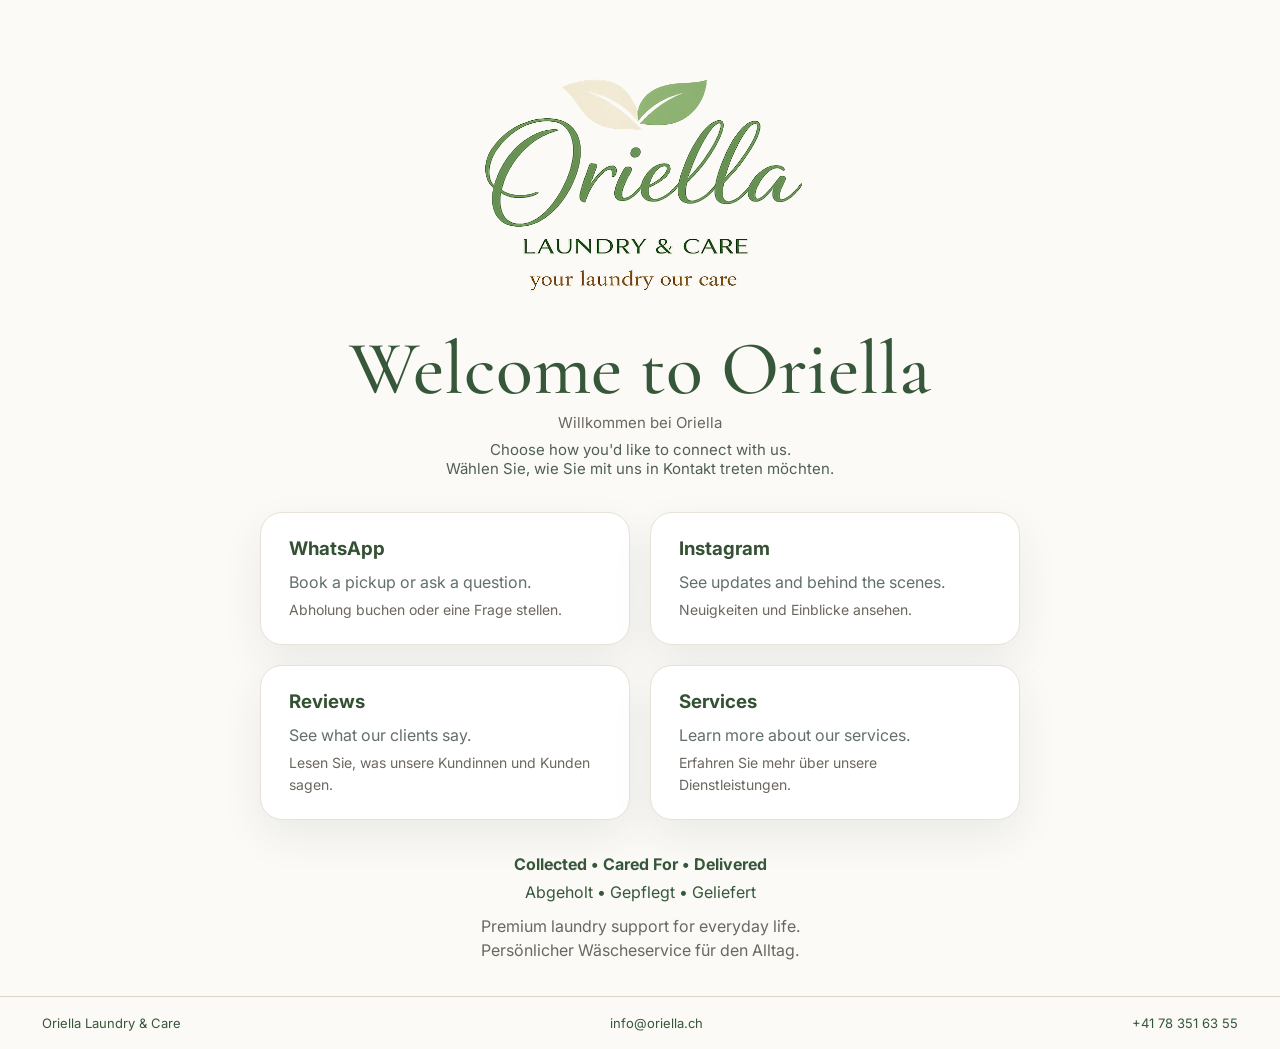
<file: welcome.html>
<!DOCTYPE html>
<html lang="en">
<head>
  <meta charset="UTF-8" />
  <meta name="viewport" content="width=device-width, initial-scale=1.0" />

  <title>Welcome to Oriella</title>
  <meta name="description" content="Connect with Oriella Laundry & Care." />

  <link rel="preconnect" href="https://fonts.googleapis.com">
  <link rel="preconnect" href="https://fonts.gstatic.com" crossorigin>
  <link href="https://fonts.googleapis.com/css2?family=Cormorant+Garamond:wght@400;500;600&family=Inter:wght@400;500;600;700&display=swap" rel="stylesheet">

  <link rel="stylesheet" href="styles.css" />

  <style>
    body {
      background: #fbfaf6;
    }

    .welcome-page {
      min-height: calc(100vh - 88px);
      display: flex;
      align-items: center;
      justify-content: center;
      padding: 44px 20px 34px;
    }

    .welcome-wrap {
      width: 100%;
      max-width: 900px;
      text-align: center;
    }

    .welcome-logo {
  width: min(400px, 86vw);
  display: block;
  margin: 0 auto 18px;
}

    .welcome-title {
      font-family: "Cormorant Garamond", serif;
      font-size: clamp(48px, 7vw, 76px);
      line-height: 0.95;
      font-weight: 500;
      color: #36573a;
      margin: 0 0 8px;
    }

    .welcome-subtitle {
      font-size: 15px;
      color: #6b675f;
      margin: 0 0 8px;
    }

    .welcome-text {
      font-size: 15px;
      color: #4f5f57;
      margin: 0 0 34px;
    }

    .welcome-grid {
      display: grid;
      grid-template-columns: repeat(2, 1fr);
      gap: 20px;
      margin: 0 auto 34px;
      max-width: 760px;
    }

    .welcome-link {
      text-decoration: none;
      color: inherit;
      display: block;
    }

    .welcome-card {
  height: 100%;
  text-align: left;
  padding: 24px 28px;
}

    .welcome-card h3 {
      margin-bottom: 10px;
    }

    .welcome-card p {
      margin: 0;
      line-height: 1.55;
    }

    .de-line {
      display: block;
      margin-top: 4px;
      color: #6b675f;
      font-size: 14px;
    }

    .welcome-bottom {
      text-align: center;
      margin-top: 8px;
    }

    .welcome-steps {
      font-weight: 700;
      color: #36573a;
      margin-bottom: 8px;
    }

    .welcome-steps-de {
      color: #36573a;
      margin-bottom: 12px;
    }

    .welcome-premium {
      color: #6b675f;
      margin: 0;
      line-height: 1.5;
    }

    .welcome-footer {
  border-top: 1px solid #ded6c9;
  padding: 18px 42px;
  display: flex;
  justify-content: space-between;
  align-items: center;
  gap: 18px;
  font-size: 13px;
  color: #36573a;
  background: #fbfaf6;
}

    .welcome-footer a {
      color: #36573a;
      text-decoration: none;
    }

    .welcome-footer a:hover {
      text-decoration: underline;
    }

    @media (max-width: 760px) {
      .welcome-page {
        min-height: auto;
        padding: 34px 18px 28px;
      }

      .welcome-logo {
        width: min(310px, 86vw);
      }

      .welcome-grid {
        grid-template-columns: 1fr;
        gap: 14px;
      }

      .welcome-card {
        padding: 22px;
      }

      .welcome-footer {
        flex-direction: column;
        align-items: flex-start;
        padding: 18px;
      }
    }
  </style>
</head>

<body>

  <main class="welcome-page">
    <section class="welcome-wrap">

      <img src="Logo_semfundo.png" alt="Oriella Laundry & Care logo" class="welcome-logo" />

      <h1 class="welcome-title">Welcome to Oriella</h1>

      <p class="welcome-subtitle">Willkommen bei Oriella</p>

      <p class="welcome-text">
        Choose how you'd like to connect with us.<br>
        Wählen Sie, wie Sie mit uns in Kontakt treten möchten.
      </p>

      <div class="welcome-grid">

        <a class="welcome-link" href="https://wa.me/41783516355" target="_blank" rel="noopener">
          <article class="info-card welcome-card">
            <h3>WhatsApp</h3>
            <p>
              Book a pickup or ask a question.
              <span class="de-line">Abholung buchen oder eine Frage stellen.</span>
            </p>
          </article>
        </a>

        <a class="welcome-link" href="https://www.instagram.com/oriella.laundry/" target="_blank" rel="noopener">
          <article class="info-card welcome-card">
            <h3>Instagram</h3>
            <p>
              See updates and behind the scenes.
              <span class="de-line">Neuigkeiten und Einblicke ansehen.</span>
            </p>
          </article>
        </a>

        <a class="welcome-link" href="https://www.google.com/search?q=oriella+laundry+%26+care#mpd=~10068449794783824468/customers/reviews" target="_blank" rel="noopener">
          <article class="info-card welcome-card">
            <h3>Reviews</h3>
            <p>
              See what our clients say.
              <span class="de-line">Lesen Sie, was unsere Kundinnen und Kunden sagen.</span>
            </p>
          </article>
        </a>

        <a class="welcome-link" href="https://oriella.ch/#services">
          <article class="info-card welcome-card">
            <h3>Services</h3>
            <p>
              Learn more about our services.
              <span class="de-line">Erfahren Sie mehr über unsere Dienstleistungen.</span>
            </p>
          </article>
        </a>

      </div>

      <div class="welcome-bottom">
        <div class="welcome-steps">Collected • Cared For • Delivered</div>
        <div class="welcome-steps-de">Abgeholt • Gepflegt • Geliefert</div>

        <p class="welcome-premium">
          Premium laundry support for everyday life.<br>
          Persönlicher Wäscheservice für den Alltag.
        </p>
      </div>

    </section>
  </main>

  <footer class="welcome-footer">
    <div>Oriella Laundry &amp; Care</div>
    <div><a href="mailto:info@oriella.ch">info@oriella.ch</a></div>
    <div><a href="tel:+41783516355">+41 78 351 63 55</a></div>
  </footer>

</body>
</html>
</file>
<file: styles.css>
:root {
  --bg: #f8f7f3;
  --surface: #ffffff;
  --surface-soft: #f1efe8;
  --text: #24312d;
  --muted: #62706a;
  --green: #557d3f;
  --green-dark: #355133;
  --sand: #d8c4a6;
  --line: #e8e2d7;
  --shadow: 0 16px 40px rgba(36, 49, 45, 0.08);
  --radius: 22px;
}

* { box-sizing: border-box; }
html { scroll-behavior: smooth; }
body {
  margin: 0;
  font-family: 'Inter', sans-serif;
  color: var(--text);
  background: linear-gradient(180deg, #fbfaf7 0%, #f8f7f3 100%);
}
a { color: inherit; text-decoration: none; }
img { max-width: 100%; display: block; }
.container { width: min(1140px, calc(100% - 2rem)); margin: 0 auto; }
.narrow { width: min(760px, calc(100% - 2rem)); }
.center { text-align: center; }
.section { padding: 5rem 0; }
.alt-bg { background: rgba(216, 196, 166, 0.12); }

.site-header {
  position: sticky;
  top: 0;
  z-index: 30;
  backdrop-filter: blur(14px);
  background: rgba(248, 247, 243, 0.78);
  border-bottom: 1px solid rgba(232, 226, 215, 0.8);
}
.nav-wrap {
  display: flex;
  align-items: center;
  justify-content: space-between;
  gap: 1rem;
  padding: 1rem 0;
}
.brand-mini {
  font-family: 'Cormorant Garamond', serif;
  font-size: 1.75rem;
  color: var(--green-dark);
}
.brand-mini span {
  font-family: 'Inter', sans-serif;
  font-size: 0.85rem;
  color: var(--muted);
  margin-left: 0.3rem;
}
.nav {
  display: flex;
  gap: 1.25rem;
  flex-wrap: wrap;
}
.nav a {
  color: var(--muted);
  font-size: 0.95rem;
}
.nav a:hover { color: var(--green-dark); }
.lang-switch {
  display: inline-flex;
  align-items: center;
  gap: 0.35rem;
  padding: 0.35rem;
  border: 1px solid var(--line);
  border-radius: 999px;
  background: var(--surface);
}
.lang-btn {
  border: 0;
  background: transparent;
  border-radius: 999px;
  padding: 0.45rem 0.8rem;
  cursor: pointer;
  color: var(--muted);
  font-weight: 600;
}
.lang-btn.active {
  background: var(--green-dark);
  color: white;
}

.hero {
  padding: 4.5rem 0 3.5rem;
}
.hero-centered h1 {
  margin: 0.5rem 0 0.4rem;
  font-family: 'Cormorant Garamond', serif;
  font-size: clamp(3rem, 6vw, 5rem);
  line-height: 0.95;
  color: var(--green-dark);
}
.hero-logo-top {
  width: min(420px, 78vw);
  margin: 0 auto 1.4rem;
  mix-blend-mode: multiply;
}
.eyebrow {
  margin: 0 0 0.5rem;
  color: var(--green);
  font-weight: 700;
  letter-spacing: 0.08em;
  text-transform: uppercase;
  font-size: 0.78rem;
}
.tagline {
  margin: 0 0 1.2rem;
  font-style: italic;
  color: var(--muted);
  font-size: 1.1rem;
}
.lead {
  max-width: 720px;
  margin: 0 auto;
  color: var(--muted);
  font-size: 1.08rem;
  line-height: 1.8;
}
.hero-highlight {
  margin: 1.6rem auto 0;
  display: inline-flex;
  gap: 0.45rem;
  align-items: center;
  flex-wrap: wrap;
  justify-content: center;
  padding: 0.8rem 1.1rem;
  background: rgba(85, 125, 63, 0.08);
  border: 1px solid rgba(85, 125, 63, 0.15);
  border-radius: 999px;
  color: var(--green-dark);
}
.cta-row {
  display: flex;
  gap: 0.85rem;
  flex-wrap: wrap;
  margin-top: 1.8rem;
}
.cta-row.center { justify-content: center; }
.btn {
  display: inline-flex;
  align-items: center;
  justify-content: center;
  min-height: 48px;
  padding: 0.85rem 1.2rem;
  border-radius: 999px;
  font-weight: 600;
  transition: transform 0.18s ease, box-shadow 0.18s ease, background 0.18s ease;
}
.btn:hover {
  transform: translateY(-1px);
}
.btn-primary {
  background: var(--green-dark);
  color: white;
  box-shadow: var(--shadow);
}
.btn-secondary {
  background: var(--surface);
  border: 1px solid var(--line);
}
.btn-ghost {
  background: transparent;
  border: 1px solid rgba(53, 81, 51, 0.2);
}

.section-head {
  display: grid;
  gap: 0.4rem;
  margin-bottom: 2rem;
}
.section-label {
  margin: 0;
  color: var(--green);
  font-weight: 700;
  letter-spacing: 0.08em;
  text-transform: uppercase;
  font-size: 0.78rem;
}
.section-head h2,
.intro h2,
.cta-band h2,
.business h2 {
  margin: 0;
  font-family: 'Cormorant Garamond', serif;
  color: var(--green-dark);
  font-size: clamp(2rem, 4vw, 3rem);
}
.section-subtitle,
.intro p,
.cta-band p,
.business p,
.section-head + p {
  color: var(--muted);
  line-height: 1.8;
}
.card-grid {
  display: grid;
  gap: 1rem;
}
.card-grid.four { grid-template-columns: repeat(4, minmax(0, 1fr)); }
.card-grid.three { grid-template-columns: repeat(3, minmax(0, 1fr)); }
.info-card,
.service-card,
.price-card,
.note-box,
.area-box,
.business-box,
.step {
  background: var(--surface);
  border: 1px solid var(--line);
  border-radius: var(--radius);
  box-shadow: var(--shadow);
}
.info-card,
.service-card,
.price-card,
.note-box {
  padding: 1.5rem;
}
.info-card h3,
.service-card h3,
.price-card h3,
.step h3 {
  margin: 0 0 0.55rem;
  color: var(--green-dark);
}
.info-card p,
.service-card p,
.price-card p,
.note-box p,
.step p,
.area-box p {
  margin: 0;
  color: var(--muted);
  line-height: 1.7;
}
.accent-card {
  background: linear-gradient(180deg, rgba(85, 125, 63, 0.08), rgba(85, 125, 63, 0.03));
}

.pricing-section {
  padding-top: 5rem;
  padding-bottom: 5rem;
}
.pricing-grid {
  display: grid;
  grid-template-columns: repeat(3, minmax(0, 1fr));
  gap: 1rem;
}
.secondary-grid {
  margin-top: 1rem;
}
.price-card {
  position: relative;
}
.price-card.featured {
  background: linear-gradient(180deg, rgba(216, 196, 166, 0.22), rgba(255,255,255,1));
}
.price-kicker {
  color: var(--green);
  font-size: 0.8rem;
  text-transform: uppercase;
  letter-spacing: 0.08em;
  margin-bottom: 0.5rem;
}
.price {
  font-size: clamp(1.8rem, 4vw, 2.5rem);
  font-weight: 700;
  color: var(--green-dark);
  margin: 0.4rem 0 0.65rem;
}
.small-card .price {
  font-size: 1.8rem;
}
.pricing-notes {
  display: grid;
  grid-template-columns: 1fr 1fr;
  gap: 1rem;
  margin-top: 1rem;
}

.steps {
  display: grid;
  grid-template-columns: repeat(4, minmax(0, 1fr));
  gap: 1rem;
}
.step {
  padding: 1.5rem;
}
.step span {
  display: inline-flex;
  width: 38px;
  height: 38px;
  border-radius: 999px;
  align-items: center;
  justify-content: center;
  background: rgba(85, 125, 63, 0.1);
  color: var(--green-dark);
  font-weight: 700;
  margin-bottom: 1rem;
}
.split {
  display: grid;
  grid-template-columns: 1.1fr 0.9fr;
  gap: 1.5rem;
  align-items: center;
}
.area-box {
  padding: 2rem;
  color: var(--green-dark);
  font-size: 1.1rem;
}
.business-box {
  padding: 2rem;
}
.business-actions {
  display: flex;
  justify-content: flex-end;
}
.cta-band {
  background: linear-gradient(180deg, rgba(216,196,166,0.15), rgba(85,125,63,0.08));
}
.site-footer {
  padding: 2.5rem 0 3rem;
  border-top: 1px solid var(--line);
}
.footer-grid {
  display: grid;
  grid-template-columns: 1.2fr 1fr 1fr;
  gap: 1.2rem;
}
.site-footer h3, .site-footer h4 { color: var(--green-dark); margin-top: 0; }
.site-footer p { margin: 0.3rem 0; color: var(--muted); }

@media (max-width: 960px) {
  .card-grid.four,
  .card-grid.three,
  .pricing-grid,
  .steps,
  .split,
  .footer-grid,
  .pricing-notes {
    grid-template-columns: 1fr 1fr;
  }
  .business-actions { justify-content: flex-start; }
}

@media (max-width: 720px) {
  .site-header { position: static; }
  .nav-wrap {
    flex-direction: column;
    align-items: flex-start;
  }
  .nav {
    gap: 0.8rem 1rem;
  }
  .hero {
    padding-top: 3rem;
  }
  .card-grid.four,
  .card-grid.three,
  .pricing-grid,
  .steps,
  .split,
  .footer-grid,
  .pricing-notes {
    grid-template-columns: 1fr;
  }
  .hero-highlight {
    border-radius: 20px;
  }
}


.hero-centered .container.narrow.center {
  max-width: 920px;
}

.hero-logo-top {
  display: block;
  width: min(100%, 430px);
  margin: 0 auto 1rem;
  height: auto;
}

@media (max-width: 768px) {
  .hero-logo-top {
    width: min(100%, 320px);
    margin-bottom: 0.9rem;
  }
}
/* About section */

.about-section {
  background: var(--bg);
}

.about-box {
  align-items: center;
  gap: 4rem;
}

.about-subtitle {
  font-size: 1.05rem;
  color: var(--muted);
  margin-top: -0.4rem;
  margin-bottom: 1.2rem;
}

.about-signature {
  margin-top: 1.2rem;
}

.about-image-wrap {
  display: flex;
  justify-content: center;
  align-items: center;
}

.about-image {
  width: 320px !important;
  height: 320px !important;
  max-width: 320px !important;
  min-width: 320px !important;
  object-fit: cover !important;
  object-position: center center;
  border-radius: 50% !important;
  display: block !important;
  box-shadow: 0 18px 45px rgba(36, 49, 45, 0.16);
  border: 8px solid #ffffff;
}

@media (max-width: 960px) {
  .about-box {
    grid-template-columns: 1fr;
    gap: 2.5rem;
    text-align: left;
  }

  .about-image-wrap {
    order: -1;
  }
}

@media (max-width: 720px) {
  .about-section {
    padding-top: 3.5rem;
    padding-bottom: 3.5rem;
  }

  .about-image {
    width: 240px !important;
    height: 240px !important;
    max-width: 240px !important;
    min-width: 240px !important;
    border: 6px solid #ffffff;
  }
}
</file>
